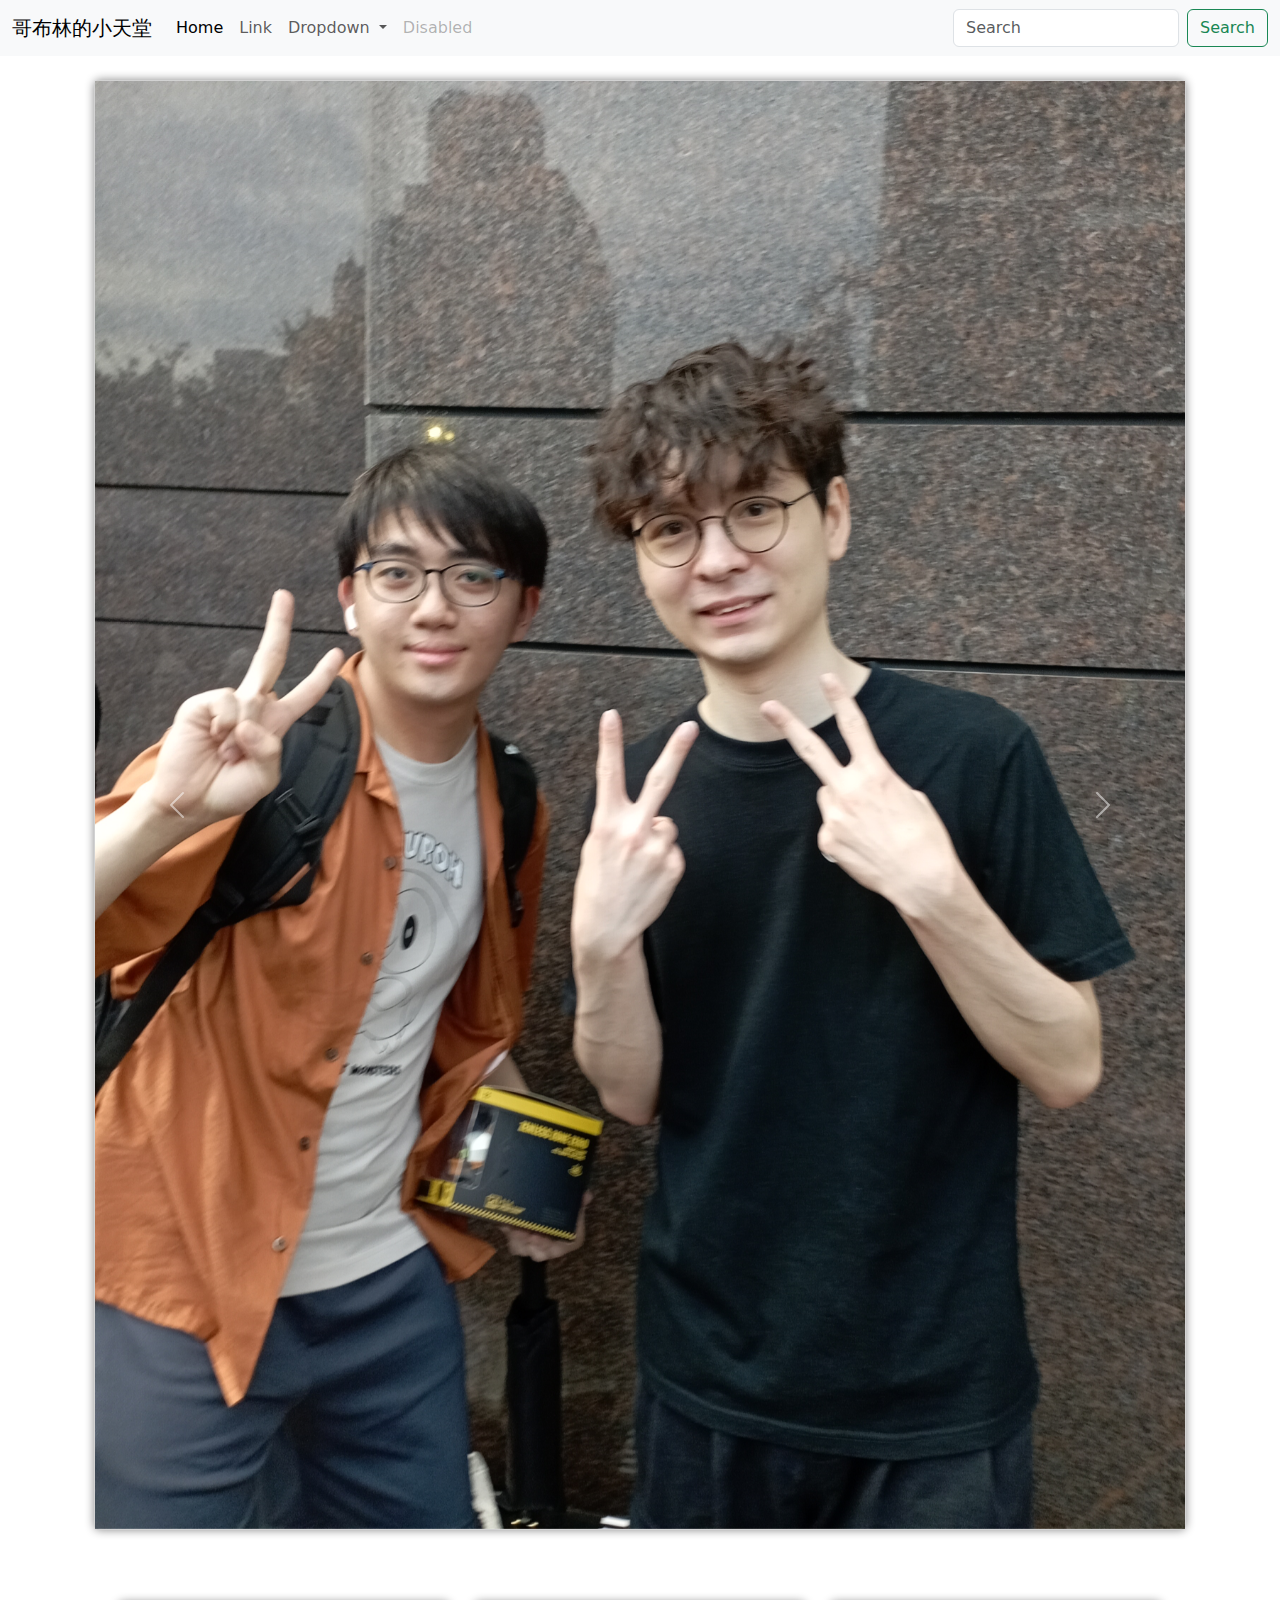
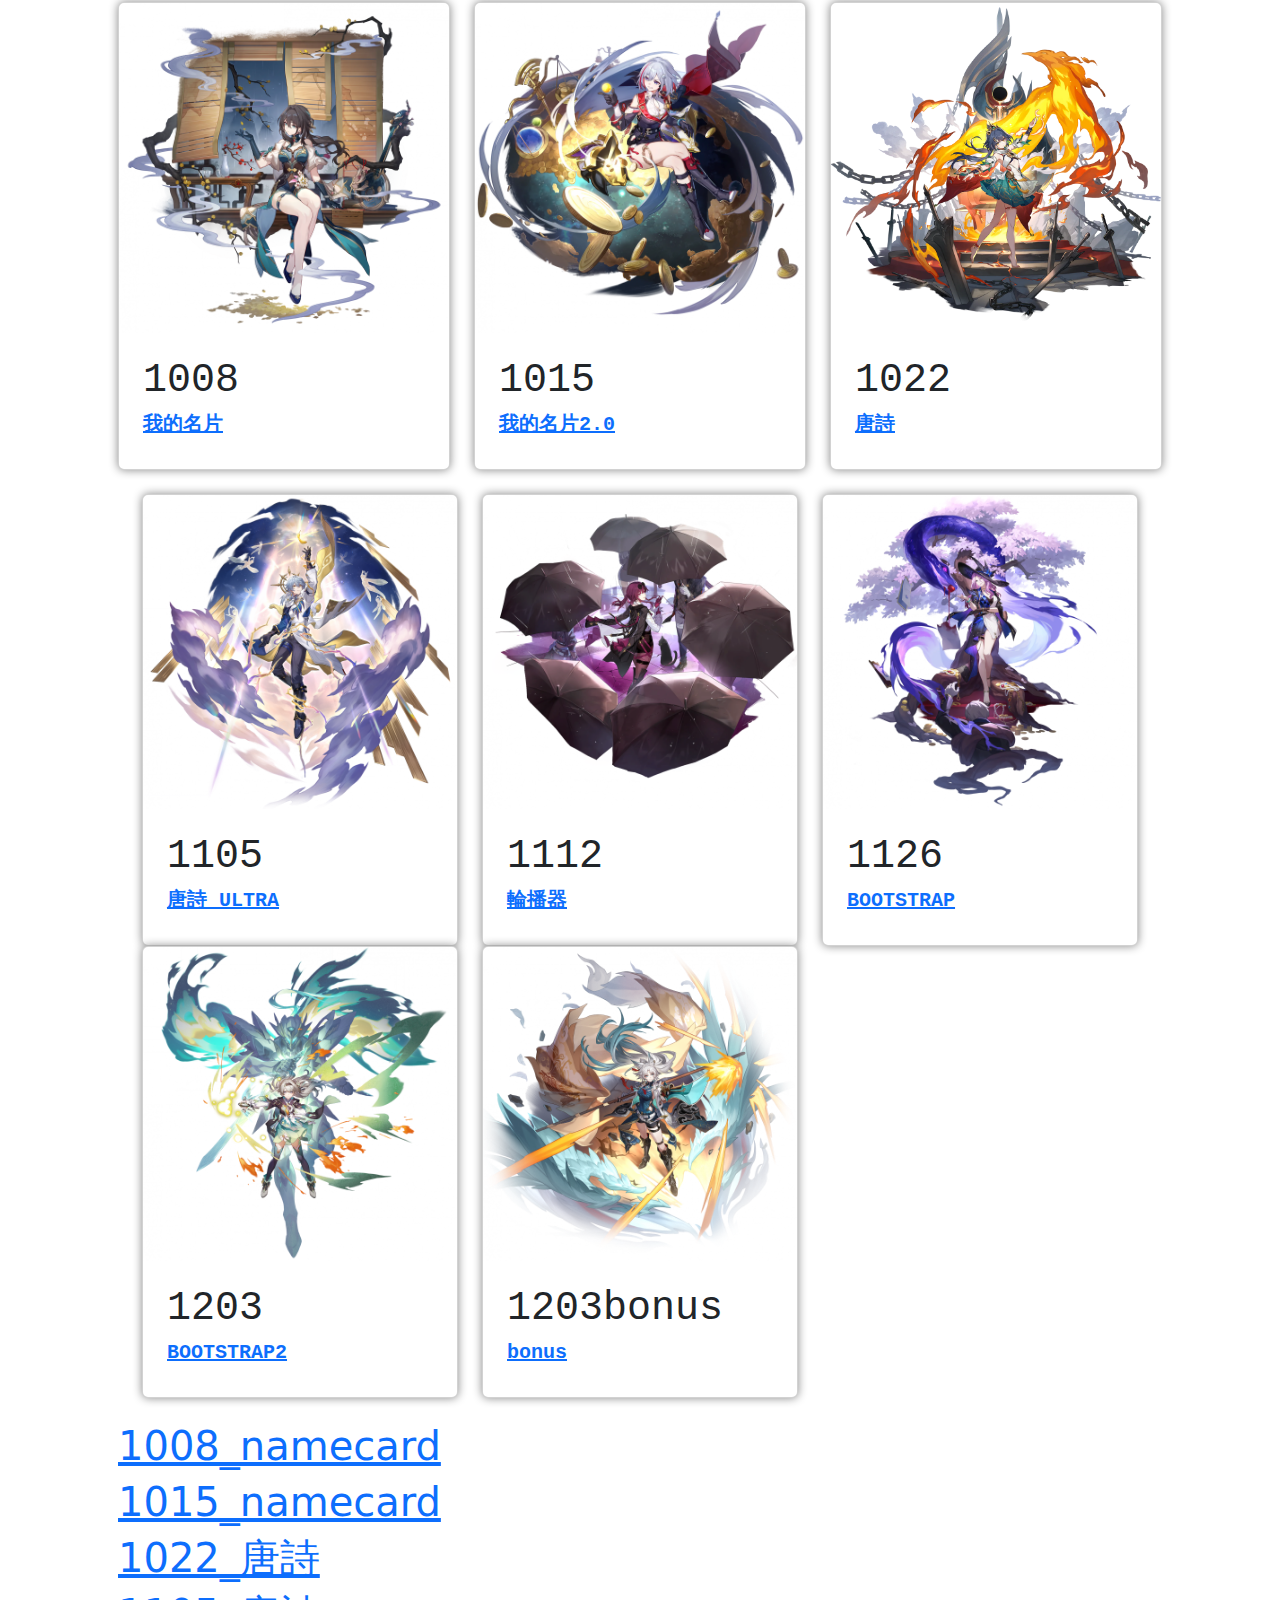
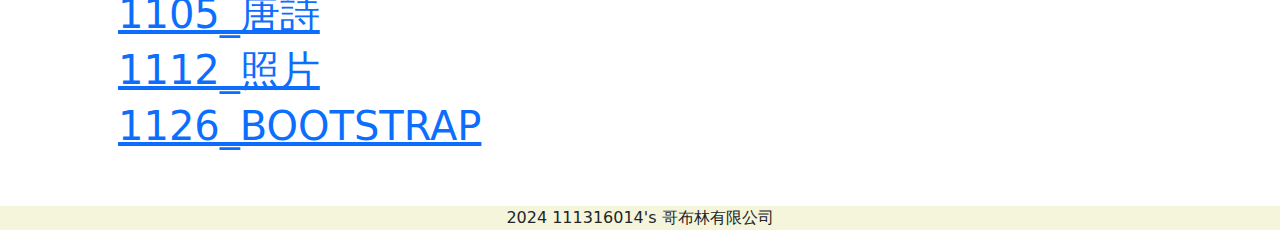
<file: index.html>
<!DOCTYPE html>

<html>

	<head>
		<meta charset="utf-8">
		<title>Ian'S NAMECARD</title>
		<link href="https://cdn.jsdelivr.net/npm/bootstrap@5.3.3/dist/css/bootstrap.min.css" rel="stylesheet" integrity="sha384-QWTKZyjpPEjISv5WaRU9OFeRpok6YctnYmDr5pNlyT2bRjXh0JMhjY6hW+ALEwIH" crossorigin="anonymous">
		<script src="https://cdn.jsdelivr.net/npm/bootstrap@5.3.3/dist/js/bootstrap.bundle.min.js" integrity="sha384-YvpcrYf0tY3lHB60NNkmXc5s9fDVZLESaAA55NDzOxhy9GkcIdslK1eN7N6jIeHz" crossorigin="anonymous"></script>
	</head>
	
	<body>	
		<nav class="navbar navbar-expand-lg bg-body-tertiary">
			<div class="container-fluid">
			  <a class="navbar-brand" href="#">哥布林的小天堂</a>
			  <button class="navbar-toggler" type="button" data-bs-toggle="collapse" data-bs-target="#navbarSupportedContent" aria-controls="navbarSupportedContent" aria-expanded="false" aria-label="Toggle navigation">
				<span class="navbar-toggler-icon"></span>
			  </button>
			  <div class="collapse navbar-collapse" id="navbarSupportedContent">
				<ul class="navbar-nav me-auto mb-2 mb-lg-0">
				  <li class="nav-item">
					<a class="nav-link active" aria-current="page" href="#">Home</a>
				  </li>
				  <li class="nav-item">
					<a class="nav-link" href="#">Link</a>
				  </li>
				  <li class="nav-item dropdown">
					<a class="nav-link dropdown-toggle" href="#" role="button" data-bs-toggle="dropdown" aria-expanded="false">
					  Dropdown
					</a>
					<ul class="dropdown-menu">
					  <li><a class="dropdown-item" href="#">Action</a></li>
					  <li><a class="dropdown-item" href="#">Another action</a></li>
					  <li><hr class="dropdown-divider"></li>
					  <li><a class="dropdown-item" href="#">Something else here</a></li>
					</ul>
				  </li>
				  <li class="nav-item">
					<a class="nav-link disabled" aria-disabled="true">Disabled</a>
				  </li>
				</ul>
				<form class="d-flex" role="search">
				  <input class="form-control me-2" type="search" placeholder="Search" aria-label="Search">
				  <button class="btn btn-outline-success" type="submit">Search</button>
				</form>
			  </div>
			</div>
		  </nav>

		  <!--該死的1112-->
		  <div class="container">
			<div class="card">
			<div id="carouselExampleAutoplaying" class="carousel slide" data-bs-ride="carousel">
				<div class="carousel-inner">
				  <div class="carousel-item active">
					<img src="1112/123.jpg" class="d-block w-100" alt="...">
				  </div>
				  <div class="carousel-item">
					<img src="1112/456.jpg" class="d-block w-100" alt="...">
				  </div>
				  <div class="carousel-item">
					<img src="1112/789.jpg" class="d-block w-100" alt="...">
				  </div>
				  <div class="carousel-item">
					<img src="1112/1011.jpg" class="d-block w-100" alt="...">
				  </div>
				  <div class="carousel-item">
					<img src="1112/1213.jpg" class="d-block w-100" alt="...">
				  </div>
				</div>
				<button class="carousel-control-prev" type="button" data-bs-target="#carouselExampleAutoplaying" data-bs-slide="prev">
				  <span class="carousel-control-prev-icon" aria-hidden="true"></span>
				  <span class="visually-hidden">Previous</span>
				</button>
				<button class="carousel-control-next" type="button" data-bs-target="#carouselExampleAutoplaying" data-bs-slide="next">
				  <span class="carousel-control-next-icon" aria-hidden="true"></span>
				  <span class="visually-hidden">Next</span>
				</button>
			  </div>
			</div>
			</div>	

			<!--唐詩-->
			<div class="container ">
				<style>
						 .card {
							 width: 100%;
							 box-shadow: 0px 0px 10px 0px #888888;
						 }
						 
						 .container{
							 padding: 24px 24px;
						 
						 }
						 .lxgw-wenkai-mono-tc-regular {
			  font-family: "LXGW WenKai Mono TC", monospace;
			  font-weight: 400;
			  font-style: normal;}
			  </style>
			  <div class="container ">
			  <div class="row">
				<div class="col-4">
				<div class="card">
					  
					 <img src="1105/阮•梅.png" ait="Avatar" style="width:100%">
					  <div class="container lxgw-wenkai-mono-tc-regular">
					  <h1>1008</h2>
				<h5><b><a href="./1008/1008_namecard.html">我的名片</a></b></h4>
					
					  </div>
					</div>
				</div>
				<div class="col-4">
					<div class="card">
					  
					 <img src="1105/托帕.png" ait="Avatar" style="width:100%">
					  <div class="container lxgw-wenkai-mono-tc-regular">
					  <h1>1015</h2>
				<h5><b><a href="./1015/index.html">我的名片2.0</a></b></h4>
					
			
					  </div>
					</div>
				</div>
				<div class="col-4">
					<div class="card">
					  
					 <img src="1105/雲離.png" ait="Avatar" style="width:100%">
					  <div class="container lxgw-wenkai-mono-tc-regular">
					  <h1> 1022</h2>
				<h5><b><a href="./1022/index.html">唐詩</a></b></h4>
					
					  </div>
					</div>
				</div>
			   
				</div>
			   
			
				 <div class="container ">
			  <div class="row">
				<div class="col-4">
				<div class="card">
					  
					 <img src="1105/星期日.png" ait="Avatar" style="width:100%">
					  <div class="container lxgw-wenkai-mono-tc-regular">
					  <h1>1105</h2>
				<h5><b><a href="./1105/index.html">唐詩 ULTRA</a></b></h4>
					
					  </div>
					</div>
				</div>
				<div class="col-4">
					<div class="card">
					  
					 <img src="1105/卡芙卡.png" ait="Avatar" style="width:100%">
					  <div class="container lxgw-wenkai-mono-tc-regular">
					  <h1>1112</h2>
				<h5><b><a href="./1112/index.html">輪播器</a></b></h4>
					
					  </div>
					</div>
				</div>
				<div class="col-4">
					<div class="card">
					  
					 <img src="1105/翡翠.png" ait="Avatar" style="width:100%">
					  <div class="container lxgw-wenkai-mono-tc-regular">
					  <h1>1126</h2>
				<h5><b><a href="./1126/index.html">BOOTSTRAP</a></b></h4>
					
					  </div>
					</div>
				</div>
				<br>
				<div class="col-4">
					<div class="card">
					  
					 <img src="1105/流萤.png" ait="Avatar" style="width:100%">
					  <div class="container lxgw-wenkai-mono-tc-regular">
					  <h1>1203</h2>
				<h5><b><a href="./1203/index.html">BOOTSTRAP2</a></b></h4>
					
					  </div>
					</div>
				</div>
				<div class="col-4">
					<div class="card">
					  
					 <img src="1105/飛霄.png" ait="Avatar" style="width:100%">
					  <div class="container lxgw-wenkai-mono-tc-regular">
					  <h1>1203bonus</h2>
				<h5><b><a href="./1203bonus/index.html">bonus</a></b></h4>
					
					  </div>
					</div>
				</div>
				
			   
				</div>
				 </div>
			  
		<h1>
		
		   <a href='.\1008\1008_namecard.html'>
		       1008_namecard
			</a>
        </h1>   
		<h1>
		   <a href='.\1015\index.html'>
		       1015_namecard
			</a>
        </h1>   	
		<h1>
		   <a href='.\1022\index.html'>
		       1022_唐詩
			</a>
        </h1>   
			<h1>
		   <a href='.\1105\index.html'>
		       1105_唐詩
			</a>
        </h1>   
		<h1>
		   <a href='.\1112\index.html'>
		       1112_照片
			</a>
        </h1>   
				  <h1>
		   <a href='.\1126\index.html'>
		       1126_BOOTSTRAP
			</a>
        </h1>  </div> </div>
				  <div style="text-align:center;background-color:#f5f5dc">
				  <p> 2024 111316014's 哥布林有限公司</p>
				</div>
	</body>


</html>
</file>
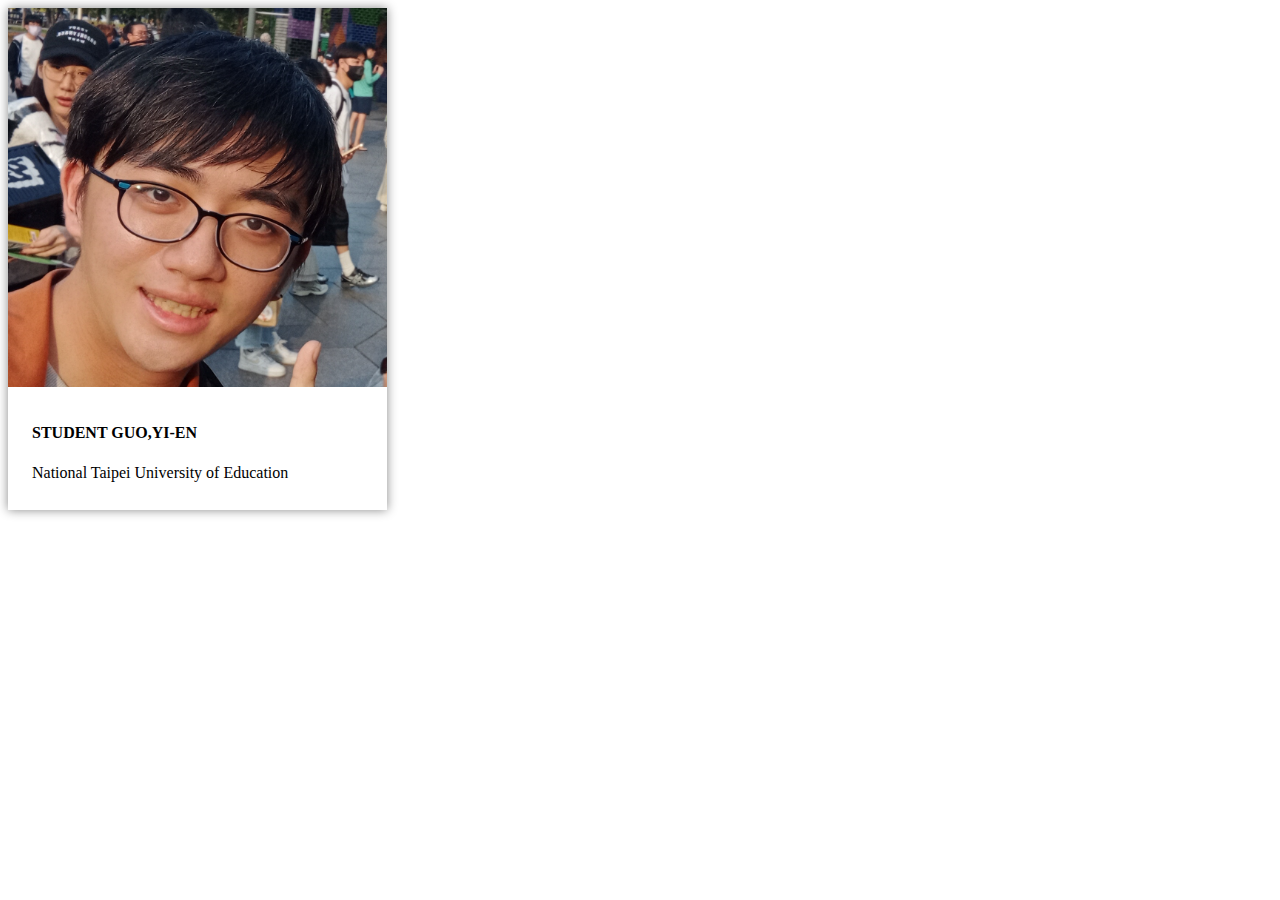
<file: 1015/index.html>
<!DOCTYPE html>

<html>
    <head>
        <meta charset='utf-8'>
		<title>IAN</title>
		<style>
		     .card {
			     width: 30%;
				 box-shadow: 0px 0px 10px 0px #888888;
			 }
			 
			 .container{
			     padding: 12px 24px;
			 
			 }
			 
		</style>	 
	<head>
	
	<body>
	    <div class='card'>
		    <img src='img_avatar.png' style='width: 100%'>
			<div class='container'>
		             <h4>STUDENT GUO,YI-EN</h4>
					 <p>National Taipei University of Education</p>
			</div>
		</div>
	</body>

</html>
</file>
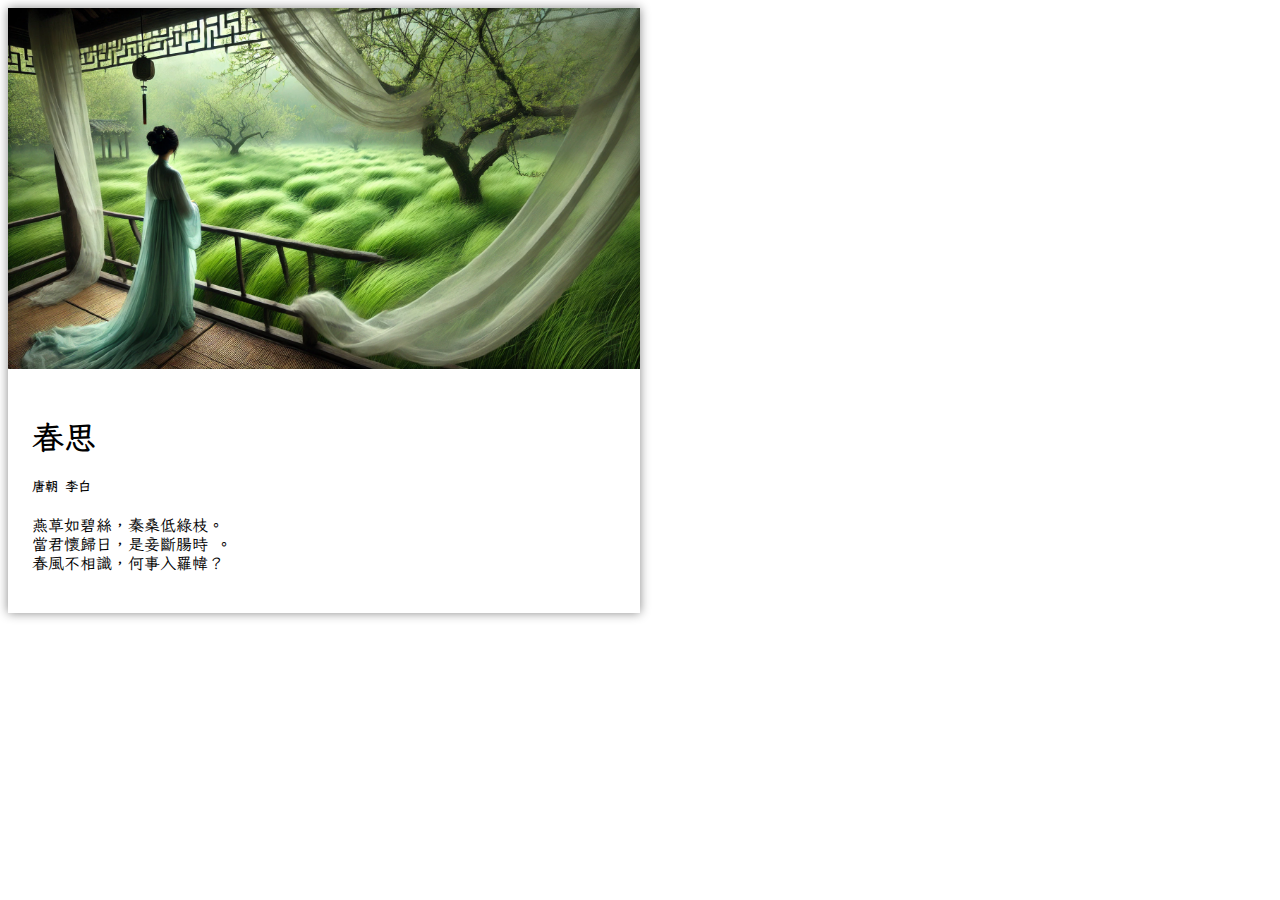
<file: 1022/index.html>
<!DOCTYPE html>

<html>

	<head>
		<meta name="viewport" content="width=devicewidth,initial-scale=1">
		
		

<link rel="preconnect" href="https://fonts.googleapis.com">
<link rel="preconnect" href="https://fonts.gstatic.com" crossorigin>
<link href="https://fonts.googleapis.com/css2?family=LXGW+WenKai+Mono+TC&display=swap" rel="stylesheet">
<style>
		     .card {
			     width: 50%;
				 box-shadow: 0px 0px 10px 0px #888888;
			 }
			 
			 .container{
			     padding: 24px 24px;
			 
			 }
			 .lxgw-wenkai-mono-tc-regular {
  font-family: "LXGW WenKai Mono TC", monospace;
  font-weight: 400;
  font-style: normal;
			 
		</style>	
	</head>
	
	<body>		
		<div class="card">
		  
		 <img src="123.png" ait="Avatar" style="width:100%">
		  <div class="container lxgw-wenkai-mono-tc-regular">
		  <h1>春思</h2>
		  <h5><b>唐朝  李白</b></h4>
			<p>燕草如碧絲，秦桑低綠枝。<br/>
			當君懷歸日，是妾斷腸時 。<br/>
			春風不相識，何事入羅幃？</p>

		  </div>
		</div>
	</body>


</html>
</file>
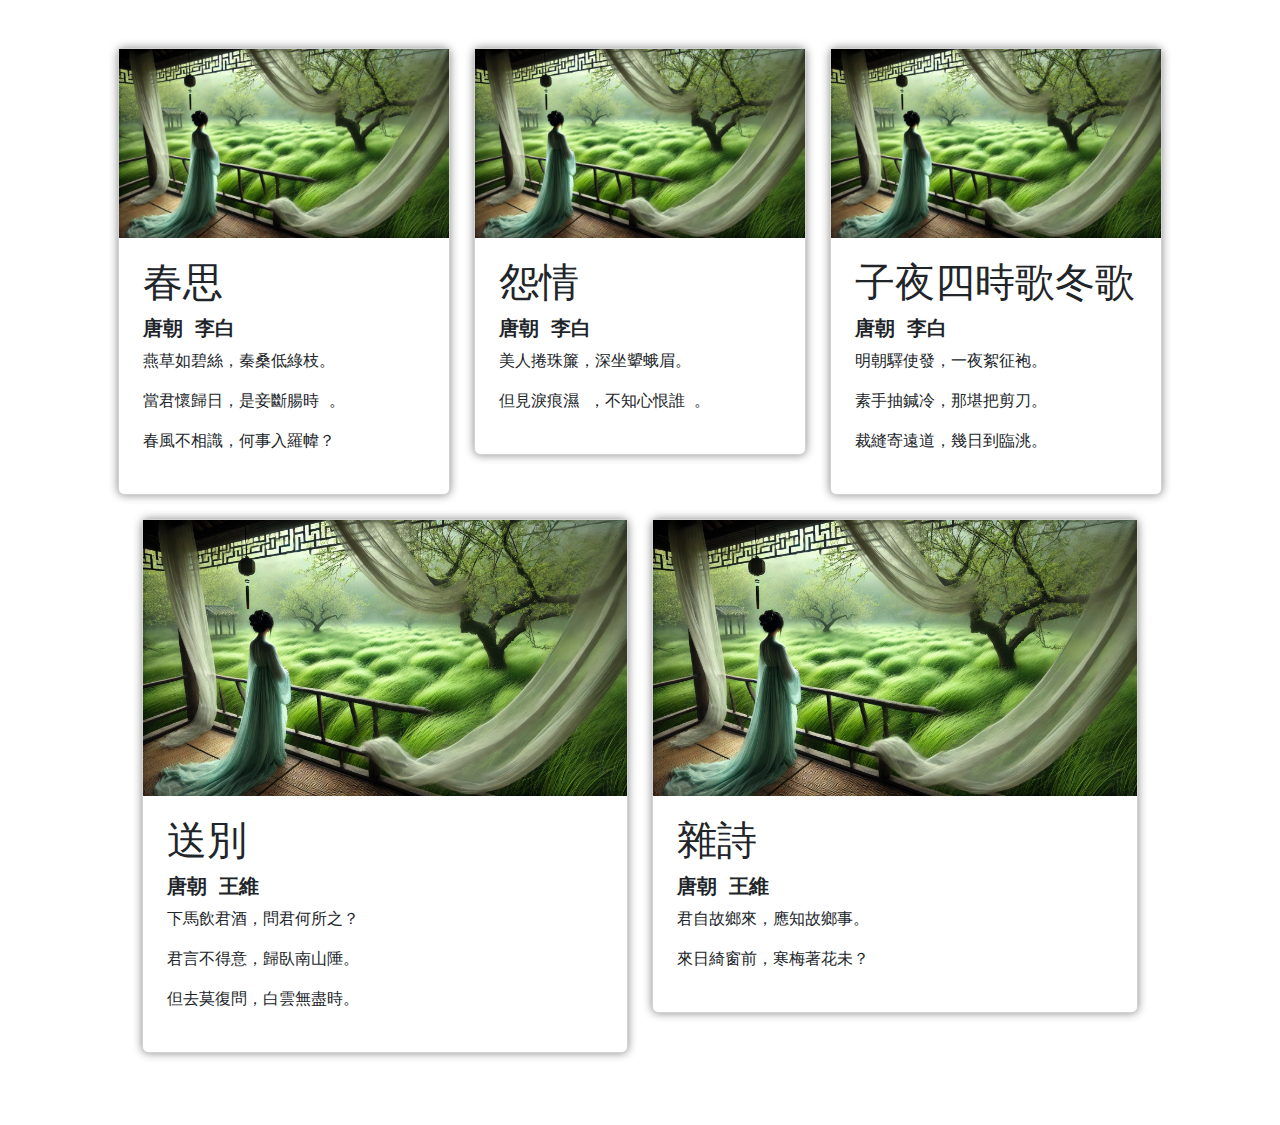
<file: 1105/index.html>
<!DOCTYPE html>
<html>
	<head>
		<meta name="viewport" content="width=devicewidth,initial-scale=1">
		
		
<link rel="preconnect" href="https://fonts.googleapis.com">
<link rel="preconnect" href="https://fonts.gstatic.com" crossorigin>
<link href="https://cdn.jsdelivr.net/npm/bootstrap@5.3.3/dist/css/bootstrap.min.css" rel="stylesheet" integrity="sha384-QWTKZyjpPEjISv5WaRU9OFeRpok6YctnYmDr5pNlyT2bRjXh0JMhjY6hW+ALEwIH" crossorigin="anonymous">
<script src="https://cdn.jsdelivr.net/npm/bootstrap@5.3.3/dist/js/bootstrap.bundle.min.js" integrity="sha384-YvpcrYf0tY3lHB60NNkmXc5s9fDVZLESaAA55NDzOxhy9GkcIdslK1eN7N6jIeHz" crossorigin="anonymous"></script>


		    
		
			
	</head>
	
	<body>		
	<div class="container ">
	<style>
		     .card {
			     width: 100%;
				 box-shadow: 0px 0px 10px 0px #888888;
			 }
			 
			 .container{
			     padding: 24px 24px;
			 
			 }
			 .lxgw-wenkai-mono-tc-regular {
  font-family: "LXGW WenKai Mono TC", monospace;
  font-weight: 400;
  font-style: normal;
  </style>
  <div class="container ">
  <div class="row">
    <div class="col-4">
	<div class="card">
		  
		 <img src="123.png" ait="Avatar" style="width:100%">
		  <div class="container lxgw-wenkai-mono-tc-regular">
		  <h1>春思</h2>
	<h5><b>唐朝  李白</b></h4>
		<p>燕草如碧絲，秦桑低綠枝。<br/>
		<p>當君懷歸日，是妾斷腸時 。<br/>
		<p>春風不相識，何事入羅幃？</p>
		  </div>
		</div>
    </div>
    <div class="col-4">
		<div class="card">
		  
		 <img src="123.png" ait="Avatar" style="width:100%">
		  <div class="container lxgw-wenkai-mono-tc-regular">
		  <h1>怨情</h2>
	<h5><b>唐朝  李白</b></h4>
		<p>美人捲珠簾，深坐顰蛾眉。<br/>
		<p>但見淚痕濕 ，不知心恨誰 。</p>

		  </div>
		</div>
    </div>
    <div class="col-4">
		<div class="card">
		  
		 <img src="123.png" ait="Avatar" style="width:100%">
		  <div class="container lxgw-wenkai-mono-tc-regular">
		  <h1> 子夜四時歌冬歌</h2>
	<h5><b>唐朝  李白</b></h4>
		<p>明朝驛使發，一夜絮征袍。<br/>
		<p>素手抽鍼冷，那堪把剪刀。<br/>
		<p>裁縫寄遠道，幾日到臨洮。</p>
		  </div>
		</div>
    </div>
   
    </div>
   

 	<div class="container ">
  <div class="row">
    <div class="col-6">
	<div class="card">
		  
		 <img src="123.png" ait="Avatar" style="width:100%">
		  <div class="container lxgw-wenkai-mono-tc-regular">
		  <h1>送別</h2>
	<h5><b>唐朝  王維</b></h4>
		<p>下馬飲君酒，問君何所之？<br/>
		<p>君言不得意，歸臥南山陲。<br/>
		<p>但去莫復問，白雲無盡時。</p>
		  </div>
		</div>
    </div>
    <div class="col-6">
		<div class="card">
		  
		 <img src="123.png" ait="Avatar" style="width:100%">
		  <div class="container lxgw-wenkai-mono-tc-regular">
		  <h1>雜詩</h2>
	<h5><b>唐朝  王維</b></h4>
		<p>君自故鄉來，應知故鄉事。<br/>
		<p>來日綺窗前，寒梅著花未？</p>
		  </div>
		</div>
    </div>
    
   
    </div>
	 </div>
  
	</body>
</html>
</file>
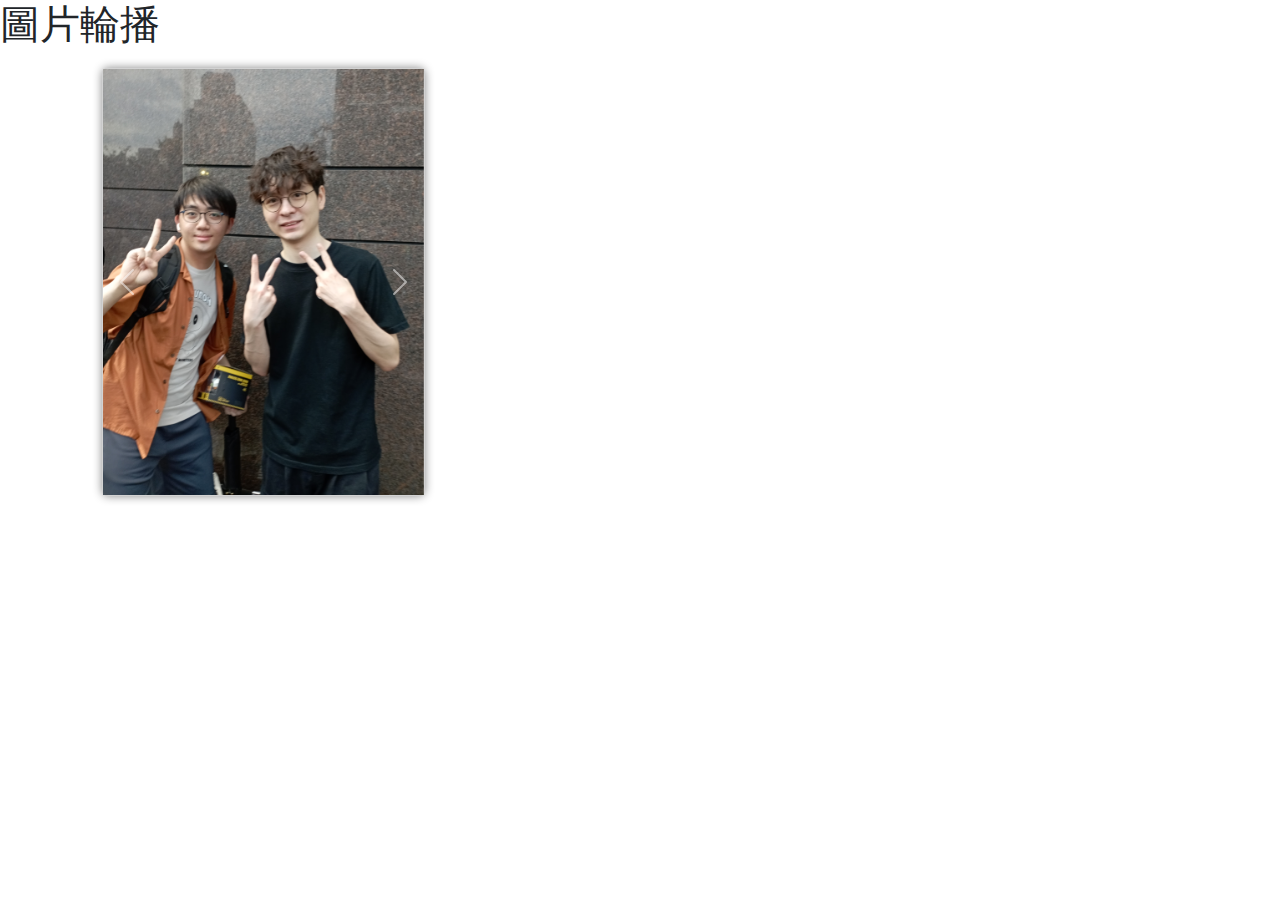
<file: 1112/index.html>
<!DOCTYPE html>
<html lang="zh">
<head>
    <meta charset="UTF-8">
    <meta name="viewport" content="width=device-width, initial-scale=1.0">
    <title>我的HTML5網頁</title>
    <link href="https://cdn.jsdelivr.net/npm/bootstrap@5.3.3/dist/css/bootstrap.min.css" rel="stylesheet" integrity="sha384-QWTKZyjpPEjISv5WaRU9OFeRpok6YctnYmDr5pNlyT2bRjXh0JMhjY6hW+ALEwIH" crossorigin="anonymous">
    <script src="https://cdn.jsdelivr.net/npm/bootstrap@5.3.3/dist/js/bootstrap.bundle.min.js" integrity="sha384-YvpcrYf0tY3lHB60NNkmXc5s9fDVZLESaAA55NDzOxhy9GkcIdslK1eN7N6jIeHz" crossorigin="anonymous"></script>
    <style>
        .card{
            width: 30% ;
            box-shadow: 0px 0px 10px 0px #888888 ;				
        }
        
        .container{
            padding: 12px 32px ;
        }
        .lxgw-wenkai-tc-regular {
            font-family: "LXGW WenKai TC", cursive;
            font-weight: 400;
            font-style: normal;
        }
    </style>
</head>
<body>

<header>
    <h1>圖片輪播</h1>
</header>
<div class="container">
<div class="card">
<div id="carouselExampleAutoplaying" class="carousel slide" data-bs-ride="carousel">
    <div class="carousel-inner">
      <div class="carousel-item active">
        <img src="123.jpg" class="d-block w-100" alt="...">
      </div>
      <div class="carousel-item">
        <img src="456.jpg" class="d-block w-100" alt="...">
      </div>
      <div class="carousel-item">
        <img src="789.jpg" class="d-block w-100" alt="...">
      </div>
      <div class="carousel-item">
        <img src="1011.jpg" class="d-block w-100" alt="...">
      </div>
      <div class="carousel-item">
        <img src="1213.jpg" class="d-block w-100" alt="...">
      </div>
    </div>
    <button class="carousel-control-prev" type="button" data-bs-target="#carouselExampleAutoplaying" data-bs-slide="prev">
      <span class="carousel-control-prev-icon" aria-hidden="true"></span>
      <span class="visually-hidden">Previous</span>
    </button>
    <button class="carousel-control-next" type="button" data-bs-target="#carouselExampleAutoplaying" data-bs-slide="next">
      <span class="carousel-control-next-icon" aria-hidden="true"></span>
      <span class="visually-hidden">Next</span>
    </button>
  </div>
</div>
</div>
</body>
</html>
</file>
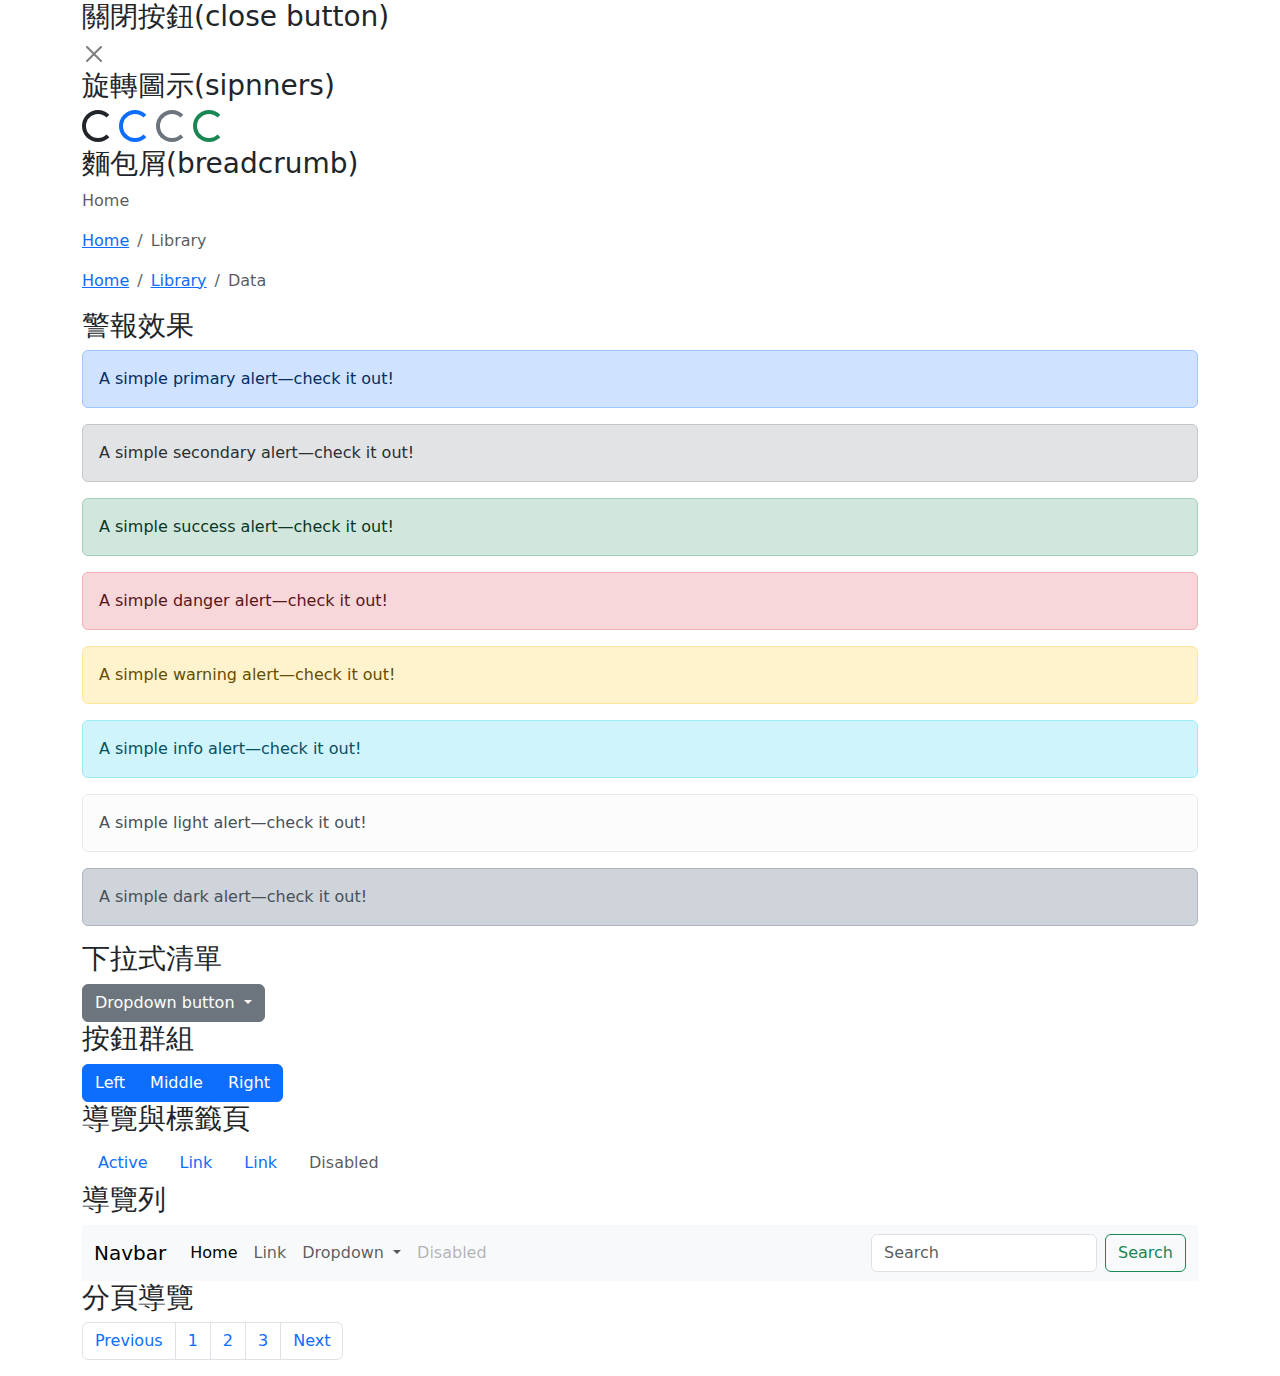
<file: 1126/index.html>
<!DOCTYPE html>

<html>

	<head>
		<meta charset="utf-8">
        <mata name="viewport" content="width=device-width, initial-scale=1.0">
		<title>例子</title>
        <link href="https://cdn.jsdelivr.net/npm/bootstrap@5.3.3/dist/css/bootstrap.min.css" rel="stylesheet" integrity="sha384-QWTKZyjpPEjISv5WaRU9OFeRpok6YctnYmDr5pNlyT2bRjXh0JMhjY6hW+ALEwIH" crossorigin="anonymous">
        <script src="https://cdn.jsdelivr.net/npm/bootstrap@5.3.3/dist/js/bootstrap.bundle.min.js" integrity="sha384-YvpcrYf0tY3lHB60NNkmXc5s9fDVZLESaAA55NDzOxhy9GkcIdslK1eN7N6jIeHz" crossorigin="anonymous"></script>
	</head>
	
	<body>		
        <div class="container">
            <h3>關閉按鈕(close button)</h3>
            <button type="button" class="btn-close" aria-label="Close"></button>

            <h3>旋轉圖示(sipnners)</h3>
            <div class="spinner-border" role="status">
                <span class="visually-hidden">Loading...</span>
                
            </div>
            <div class="spinner-border text-primary" role="status">
                <span class="visually-hidden">Loading...</span>
            </div>
            <div class="spinner-border text-secondary" role="status">
                <span class="visually-hidden">Loading...</span>
            </div>
            <div class="spinner-border text-success" role="status">
                <span class="visually-hidden">Loading...</span>
            </div>
            
            
            <h3>麵包屑(breadcrumb)</h3>
            <nav aria-label="breadcrumb">
                <ol class="breadcrumb">
                  <li class="breadcrumb-item active" aria-current="page">Home</li>
                </ol>
              </nav>
              
              <nav aria-label="breadcrumb">
                <ol class="breadcrumb">
                  <li class="breadcrumb-item"><a href="#">Home</a></li>
                  <li class="breadcrumb-item active" aria-current="page">Library</li>
                </ol>
              </nav>
              
              <nav aria-label="breadcrumb">
                <ol class="breadcrumb">
                  <li class="breadcrumb-item"><a href="#">Home</a></li>
                  <li class="breadcrumb-item"><a href="#">Library</a></li>
                  <li class="breadcrumb-item active" aria-current="page">Data</li>
                </ol>
              </nav>
            <h3>警報效果</h3>
            <div class="alert alert-primary" role="alert">
                A simple primary alert—check it out!
              </div>
              <div class="alert alert-secondary" role="alert">
                A simple secondary alert—check it out!
              </div>
              <div class="alert alert-success" role="alert">
                A simple success alert—check it out!
              </div>
              <div class="alert alert-danger" role="alert">
                A simple danger alert—check it out!
              </div>
              <div class="alert alert-warning" role="alert">
                A simple warning alert—check it out!
              </div>
              <div class="alert alert-info" role="alert">
                A simple info alert—check it out!
              </div>
              <div class="alert alert-light" role="alert">
                A simple light alert—check it out!
              </div>
              <div class="alert alert-dark" role="alert">
                A simple dark alert—check it out!
              </div>

            <h3>下拉式清單</h3>
            <div class="dropdown">
                <button class="btn btn-secondary dropdown-toggle" type="button" data-bs-toggle="dropdown" aria-expanded="false">
                  Dropdown button
                </button>
                <ul class="dropdown-menu">
                  <li><a class="dropdown-item" href="#">Action</a></li>
                  <li><a class="dropdown-item" href="#">Another action</a></li>
                  <li><a class="dropdown-item" href="#">Something else here</a></li>
                </ul>
              </div>
            <h3>按鈕群組</h3>
            <div class="btn-group" role="group" aria-label="Basic example">
                <button type="button" class="btn btn-primary">Left</button>
                <button type="button" class="btn btn-primary">Middle</button>
                <button type="button" class="btn btn-primary">Right</button>
              </div>
            <h3>導覽與標籤頁</h3>
            <ul class="nav">
                <li class="nav-item">
                  <a class="nav-link active" aria-current="page" href="#">Active</a>
                </li>
                <li class="nav-item">
                  <a class="nav-link" href="#">Link</a>
                </li>
                <li class="nav-item">
                  <a class="nav-link" href="#">Link</a>
                </li>
                <li class="nav-item">
                  <a class="nav-link disabled" aria-disabled="true">Disabled</a>
                </li>
              </ul>
            <h3>導覽列</h3>
            <nav class="navbar navbar-expand-lg bg-body-tertiary">
                <div class="container-fluid">
                  <a class="navbar-brand" href="#">Navbar</a>
                  <button class="navbar-toggler" type="button" data-bs-toggle="collapse" data-bs-target="#navbarSupportedContent" aria-controls="navbarSupportedContent" aria-expanded="false" aria-label="Toggle navigation">
                    <span class="navbar-toggler-icon"></span>
                  </button>
                  <div class="collapse navbar-collapse" id="navbarSupportedContent">
                    <ul class="navbar-nav me-auto mb-2 mb-lg-0">
                      <li class="nav-item">
                        <a class="nav-link active" aria-current="page" href="#">Home</a>
                      </li>
                      <li class="nav-item">
                        <a class="nav-link" href="#">Link</a>
                      </li>
                      <li class="nav-item dropdown">
                        <a class="nav-link dropdown-toggle" href="#" role="button" data-bs-toggle="dropdown" aria-expanded="false">
                          Dropdown
                        </a>
                        <ul class="dropdown-menu">
                          <li><a class="dropdown-item" href="#">Action</a></li>
                          <li><a class="dropdown-item" href="#">Another action</a></li>
                          <li><hr class="dropdown-divider"></li>
                          <li><a class="dropdown-item" href="#">Something else here</a></li>
                        </ul>
                      </li>
                      <li class="nav-item">
                        <a class="nav-link disabled" aria-disabled="true">Disabled</a>
                      </li>
                    </ul>
                    <form class="d-flex" role="search">
                      <input class="form-control me-2" type="search" placeholder="Search" aria-label="Search">
                      <button class="btn btn-outline-success" type="submit">Search</button>
                    </form>
                  </div>
                </div>
              </nav>
            <h3>分頁導覽</h3>
            <nav aria-label="Page navigation example">
                <ul class="pagination">
                  <li class="page-item"><a class="page-link" href="#">Previous</a></li>
                  <li class="page-item"><a class="page-link" href="#">1</a></li>
                  <li class="page-item"><a class="page-link" href="#">2</a></li>
                  <li class="page-item"><a class="page-link" href="#">3</a></li>
                  <li class="page-item"><a class="page-link" href="#">Next</a></li>
                </ul>
              </nav>
            
        </div> 
    </body>


</html>
</file>
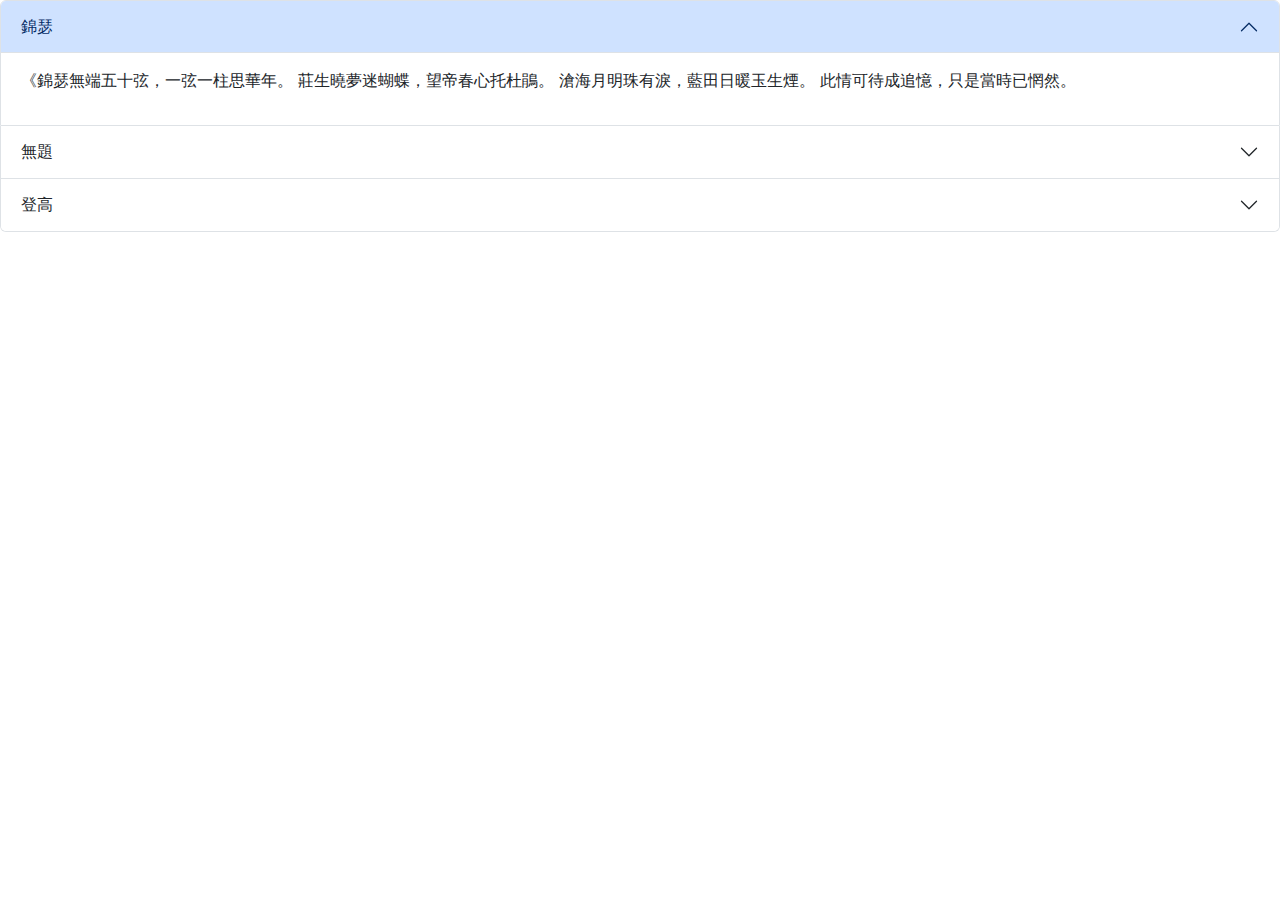
<file: 1203bonus/index.html>
<!DOCTYPE html>

<html>

	<head>
		<meta charset="utf-8">
		<title>Ian'S NAMECARD</title>
		<link href="https://cdn.jsdelivr.net/npm/bootstrap@5.3.3/dist/css/bootstrap.min.css" rel="stylesheet" integrity="sha384-QWTKZyjpPEjISv5WaRU9OFeRpok6YctnYmDr5pNlyT2bRjXh0JMhjY6hW+ALEwIH" crossorigin="anonymous">
		<script src="https://cdn.jsdelivr.net/npm/bootstrap@5.3.3/dist/js/bootstrap.bundle.min.js" integrity="sha384-YvpcrYf0tY3lHB60NNkmXc5s9fDVZLESaAA55NDzOxhy9GkcIdslK1eN7N6jIeHz" crossorigin="anonymous"></script>
	</head>
	
	<body>	
        <div class="accordion" id="myAccordion">
            <div class="accordion-item">
              <h2 class="accordion-header" id="heading1">
                <button type="button" class="accordion-button" data-bs-toggle="collapse" 
                  data-bs-target="#collapse1">錦瑟</button>
              </h2>
              <div id="collapse1" class="accordion-collapse collapse show"
                data-bs-parent="#myAccordion">
                <div class="accordion-body">
                  <p>《錦瑟無端五十弦，一弦一柱思華年。
                    莊生曉夢迷蝴蝶，望帝春心托杜鵑。
                    滄海月明珠有淚，藍田日暖玉生煙。
                    此情可待成追憶，只是當時已惘然。
                    </p>
                </div>
              </div>
            </div>
            <div class="accordion-item">
              <h2 class="accordion-header" id="heading2">
                <button type="button" class="accordion-button collapsed" data-bs-toggle="collapse"
                  data-bs-target="#collapse2">無題</button>
              </h2>
              <div id="collapse2" class="accordion-collapse collapse" data-bs-parent="#myAccordion">
                <div class="accordion-body">
                  <p>相見時難別亦難，東風無力百花殘。
                    春蠶到死絲方盡，蠟炬成灰淚始乾。
                    曉鏡但愁雲鬢改，夜吟應覺月光寒。
                    蓬萊此去無多路，青鳥殷勤為探看。
                    </p>
                </div>
              </div>
            </div>
            <div class="accordion-item">
              <h2 class="accordion-header" id="heading3">
                <button type="button" class="accordion-button collapsed" data-bs-toggle="collapse" 
                  data-bs-target="#collapse3">登高</button>
              </h2>
              <div id="collapse3" class="accordion-collapse collapse" data-bs-parent="#myAccordion">
                <div class="accordion-body">
                  <p>風急天高猿嘯哀，渚清沙白鳥飛迴。
                    無邊落木蕭蕭下，不盡長江滾滾來。
                    萬里悲秋常作客，百年多病獨登臺。
                    艱難苦恨繁霜鬢，潦倒新停濁酒杯。
                    </p>
                </div>
              </div>
            </div>
          </div>
	</body>


</html>
</file>
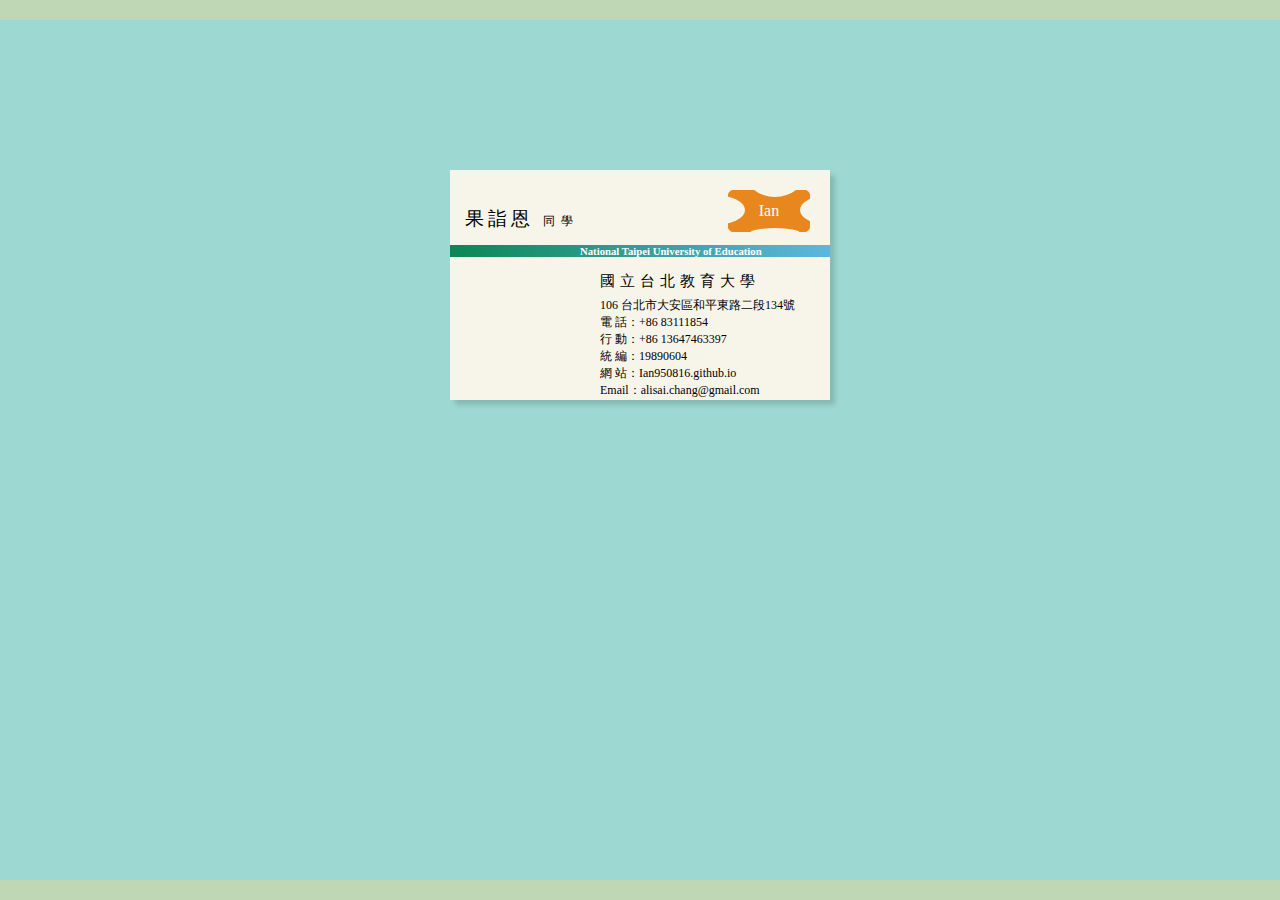
<file: 1008/1008_namecard.html>
<!DOCTYPE html>

<html>

	<head>
		<meta charset="utf-8">
		<title>Ian'S NAMECARD</title>
		<link href="1008_namecard.css" rel="stylesheet" type="text/css">
	</head>
	
	<body>		
		<div class="namecard">
		  
		  <h2>果詣恩
			<span>同學</span>
		  </h2>
		  <h6>National Taipei University of Education</h6>
		  <div class="company">國立台北教育大學</div>
		  <p>106 台北市大安區和平東路二段134號<br>
			電 話：+86 83111854<br>
			行 動：+86 13647463397<br>
			統 編：19890604<br>
			網 站：Ian950816.github.io<br>
			Email：alisai.chang@gmail.com<br>
		  </p>
		  <div class="mark">Ian</div>
		  <div class="circle circle1"></div>
		  <div class="circle circle2"></div>
		  <div class="circle circle3"></div>
		  <div class="circle circle4"></div>
		</div>
	</body>


</html>
</file>
<file: 1008/1008_namecard.css>
@charset "utf-8";
/* CSS Document */

*{
	/* border:solid 1px ; */
	position: relative;
}

html,body{
  width:100% ;height:100% ;
  padding:0px; margin:0px;
}

body{
  background-color: #9DD9D2;
  border-top: solid 20px #BFD7B5;
  border-bottom: solid 20px #BFD7B5;
  box-sizing: border-box;
  overflow: hidden;
}

.namecard{
  width:380px; height:230px;
  border: solid 1px rgab(0,0,0,0.5);
  padding:0px;
  margin-left:auto;
  margin-right:auto;
  margin-top:150px;
  
  background-color:#f7f5e9;
  overflow: hidden;
  box-shadow: 5px 5px 5px rgba(0,0,0,0.15);
}

.namecard h2{
  position:absolute;
  font-size:19px;
  font-weight:550;
  color: rgba (0,0,0,0.1);
  letter-spacing:4px;
  padding-left:15px;
  padding-top:20px;
  margin-bottom:0px;
  
}

.namecard h2 span{
  font-size:12px;
  letter-spacing:6px;
  
}

.namecard h6{
  color:white;
/*   border:solid 1px #3c5738; */
  padding-left:130px;
  background:linear-gradient(to right, #0A8754, #5DB7DE);
  top:50px;
}

.company{
  font-size:15px;
  font-weight:500;
  letter-spacing:5px;
  padding-left:150px;
  top:40px;
}

.namecard p {
  position:absolute;
  font-size:12px;
  padding-left:150px;
  top:115px;
}

.mark{
  color:white;
  text-align: center;
  line-height:40px;
  position:absolute;
  top:20px;
  right:20px;
  border:solid 1px #E8871E;
  border-radius:5px;
  width:80px; height:40px;
  background:#E8871E;
}
.circle{
  width: 60px; height: 50px;
  border-radius: 100%;
  position: absolute;
  background-color:#f7f5e9
}
.circle1{
  width: 60px; height: 50px;
  top:-23px; right:25px;
}
.circle2{
  width: 60px; height: 30px;
  top:25px; right:-30px; 
}
.circle3{
  width: 50px; height: 10px;
  top:58px; right:30px;
}
.circle4{
  width: 60px; height: 30px;
  top:25px; right:85px; 
}
.title{
   font-size:300px;
  font-weight:200;
  position: absolute;
  bottom:100px;
  color: rgba(0,0,0,0.1)
}
</file>
